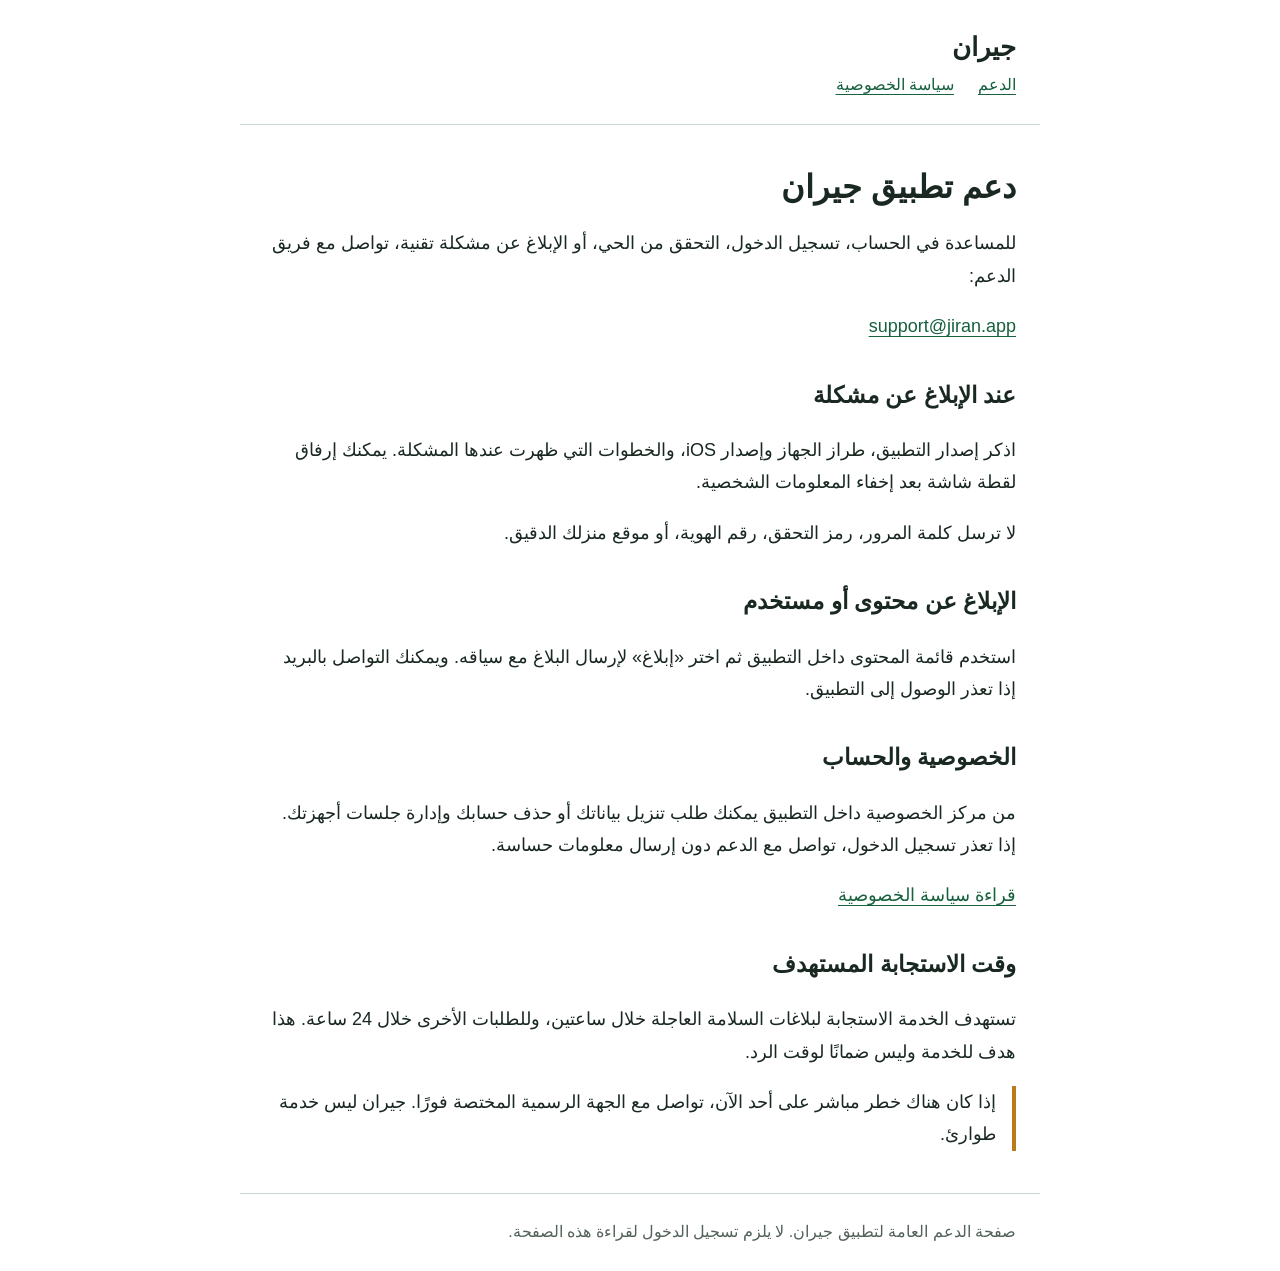
<file: index.html>
<!doctype html>
<html lang="ar" dir="rtl">
<head><meta charset="utf-8"><meta name="viewport" content="width=device-width,initial-scale=1"><meta name="description" content="الدعم والتواصل لتطبيق جيران"><title>جيران | الدعم</title><link rel="stylesheet" href="styles.css"></head>
<body>
<header><div class="brand">جيران</div><nav aria-label="التنقل"><a href="index.html" aria-current="page">الدعم</a><a href="privacy.html">سياسة الخصوصية</a></nav></header>
<main>
<h1>دعم تطبيق جيران</h1>
<p>للمساعدة في الحساب، تسجيل الدخول، التحقق من الحي، أو الإبلاغ عن مشكلة تقنية، تواصل مع فريق الدعم:</p>
<p><a href="mailto:support@jiran.app" dir="ltr">support@jiran.app</a></p>
<h2>عند الإبلاغ عن مشكلة</h2>
<p>اذكر إصدار التطبيق، طراز الجهاز وإصدار iOS، والخطوات التي ظهرت عندها المشكلة. يمكنك إرفاق لقطة شاشة بعد إخفاء المعلومات الشخصية.</p>
<p>لا ترسل كلمة المرور، رمز التحقق، رقم الهوية، أو موقع منزلك الدقيق.</p>
<h2>الإبلاغ عن محتوى أو مستخدم</h2>
<p>استخدم قائمة المحتوى داخل التطبيق ثم اختر «إبلاغ» لإرسال البلاغ مع سياقه. ويمكنك التواصل بالبريد إذا تعذر الوصول إلى التطبيق.</p>
<h2>الخصوصية والحساب</h2>
<p>من مركز الخصوصية داخل التطبيق يمكنك طلب تنزيل بياناتك أو حذف حسابك وإدارة جلسات أجهزتك. إذا تعذر تسجيل الدخول، تواصل مع الدعم دون إرسال معلومات حساسة.</p>
<p><a href="privacy.html">قراءة سياسة الخصوصية</a></p>
<h2>وقت الاستجابة المستهدف</h2>
<p>تستهدف الخدمة الاستجابة لبلاغات السلامة العاجلة خلال ساعتين، وللطلبات الأخرى خلال 24 ساعة. هذا هدف للخدمة وليس ضمانًا لوقت الرد.</p>
<p class="notice">إذا كان هناك خطر مباشر على أحد الآن، تواصل مع الجهة الرسمية المختصة فورًا. جيران ليس خدمة طوارئ.</p>
</main>
<footer>صفحة الدعم العامة لتطبيق جيران. لا يلزم تسجيل الدخول لقراءة هذه الصفحة.</footer>
</body></html>
</file>
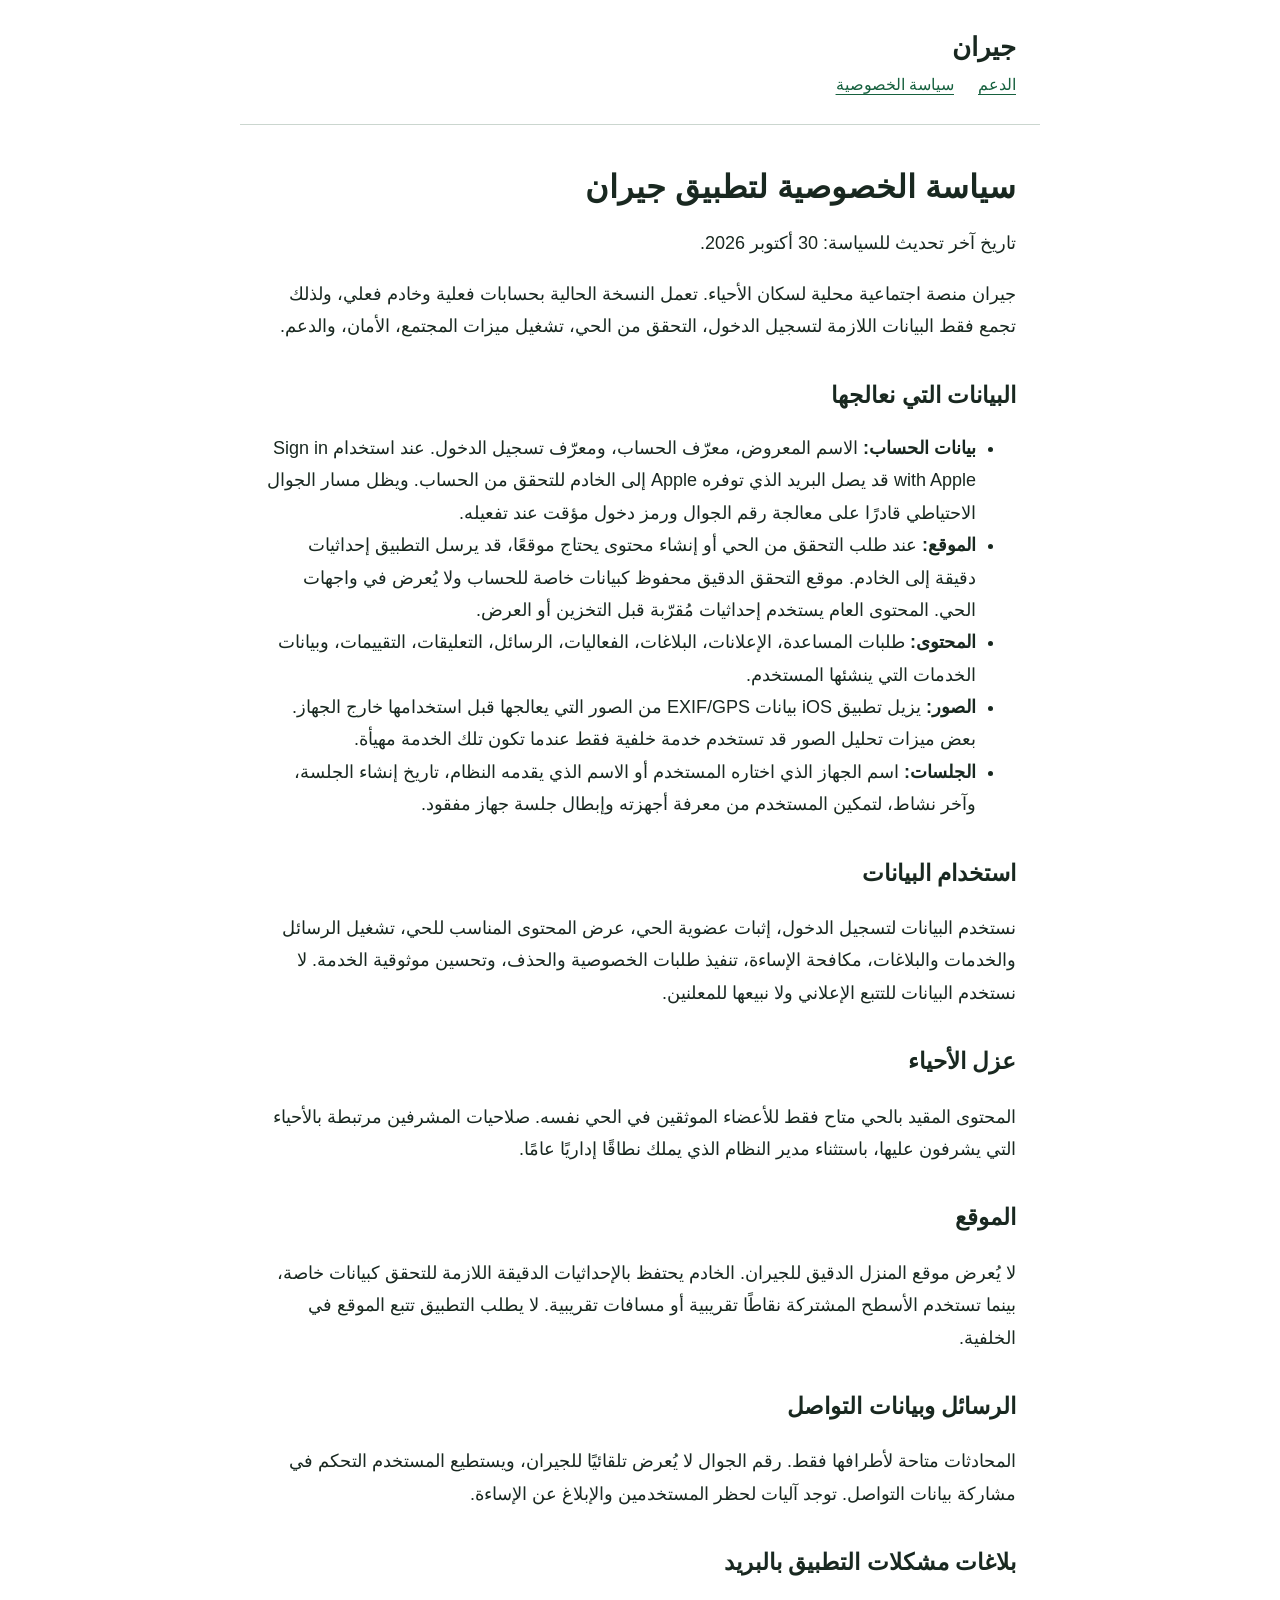
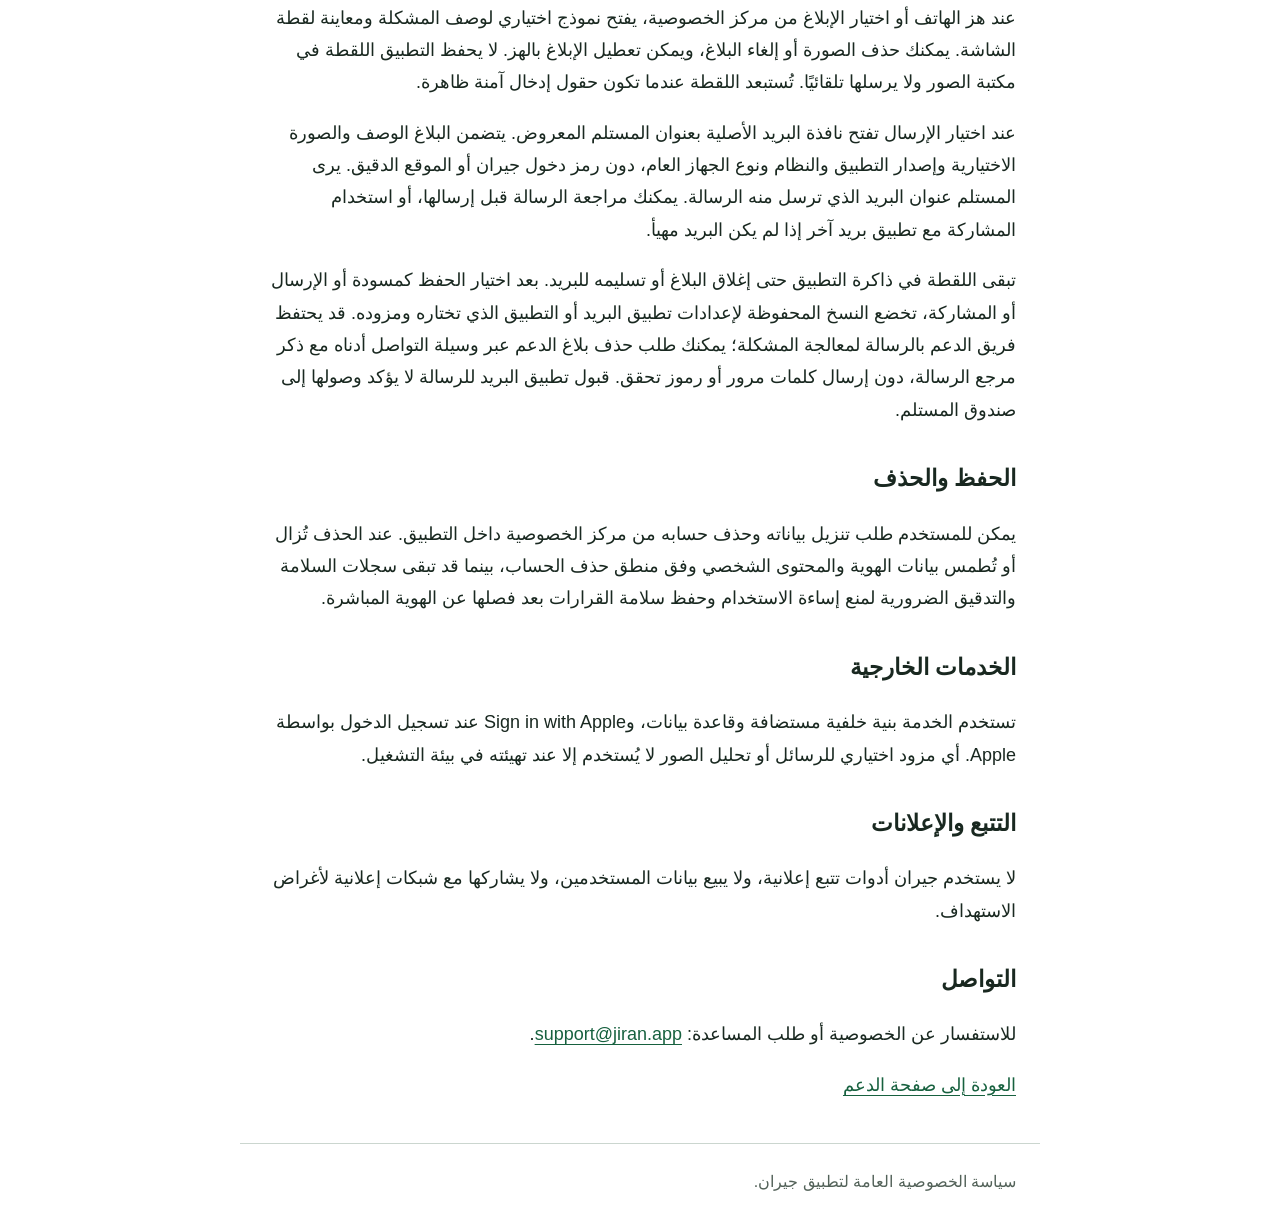
<file: privacy.html>
<!doctype html>
<html lang="ar" dir="rtl">
<head><meta charset="utf-8"><meta name="viewport" content="width=device-width,initial-scale=1"><meta name="description" content="سياسة الخصوصية لتطبيق جيران"><title>جيران | سياسة الخصوصية</title><link rel="stylesheet" href="styles.css"></head>
<body>
<header><div class="brand">جيران</div><nav aria-label="التنقل"><a href="index.html">الدعم</a><a href="privacy.html" aria-current="page">سياسة الخصوصية</a></nav></header>
<main>
<h1>سياسة الخصوصية لتطبيق جيران</h1>
<p>تاريخ آخر تحديث للسياسة: 30 أكتوبر 2026.</p>
<p>جيران منصة اجتماعية محلية لسكان الأحياء. تعمل النسخة الحالية بحسابات فعلية وخادم فعلي، ولذلك تجمع فقط البيانات اللازمة لتسجيل الدخول، التحقق من الحي، تشغيل ميزات المجتمع، الأمان، والدعم.</p>
<h2>البيانات التي نعالجها</h2>
<ul>
<li><strong>بيانات الحساب:</strong> الاسم المعروض، معرّف الحساب، ومعرّف تسجيل الدخول. عند استخدام Sign in with Apple قد يصل البريد الذي توفره Apple إلى الخادم للتحقق من الحساب. ويظل مسار الجوال الاحتياطي قادرًا على معالجة رقم الجوال ورمز دخول مؤقت عند تفعيله.</li>
<li><strong>الموقع:</strong> عند طلب التحقق من الحي أو إنشاء محتوى يحتاج موقعًا، قد يرسل التطبيق إحداثيات دقيقة إلى الخادم. موقع التحقق الدقيق محفوظ كبيانات خاصة للحساب ولا يُعرض في واجهات الحي. المحتوى العام يستخدم إحداثيات مُقرّبة قبل التخزين أو العرض.</li>
<li><strong>المحتوى:</strong> طلبات المساعدة، الإعلانات، البلاغات، الفعاليات، الرسائل، التعليقات، التقييمات، وبيانات الخدمات التي ينشئها المستخدم.</li>
<li><strong>الصور:</strong> يزيل تطبيق iOS بيانات EXIF/GPS من الصور التي يعالجها قبل استخدامها خارج الجهاز. بعض ميزات تحليل الصور قد تستخدم خدمة خلفية فقط عندما تكون تلك الخدمة مهيأة.</li>
<li><strong>الجلسات:</strong> اسم الجهاز الذي اختاره المستخدم أو الاسم الذي يقدمه النظام، تاريخ إنشاء الجلسة، وآخر نشاط، لتمكين المستخدم من معرفة أجهزته وإبطال جلسة جهاز مفقود.</li>
</ul>
<h2>استخدام البيانات</h2>
<p>نستخدم البيانات لتسجيل الدخول، إثبات عضوية الحي، عرض المحتوى المناسب للحي، تشغيل الرسائل والخدمات والبلاغات، مكافحة الإساءة، تنفيذ طلبات الخصوصية والحذف، وتحسين موثوقية الخدمة. لا نستخدم البيانات للتتبع الإعلاني ولا نبيعها للمعلنين.</p>
<h2>عزل الأحياء</h2>
<p>المحتوى المقيد بالحي متاح فقط للأعضاء الموثقين في الحي نفسه. صلاحيات المشرفين مرتبطة بالأحياء التي يشرفون عليها، باستثناء مدير النظام الذي يملك نطاقًا إداريًا عامًا.</p>
<h2>الموقع</h2>
<p>لا يُعرض موقع المنزل الدقيق للجيران. الخادم يحتفظ بالإحداثيات الدقيقة اللازمة للتحقق كبيانات خاصة، بينما تستخدم الأسطح المشتركة نقاطًا تقريبية أو مسافات تقريبية. لا يطلب التطبيق تتبع الموقع في الخلفية.</p>
<h2>الرسائل وبيانات التواصل</h2>
<p>المحادثات متاحة لأطرافها فقط. رقم الجوال لا يُعرض تلقائيًا للجيران، ويستطيع المستخدم التحكم في مشاركة بيانات التواصل. توجد آليات لحظر المستخدمين والإبلاغ عن الإساءة.</p>
<h2>بلاغات مشكلات التطبيق بالبريد</h2>
<p>عند هز الهاتف أو اختيار الإبلاغ من مركز الخصوصية، يفتح نموذج اختياري لوصف المشكلة ومعاينة لقطة الشاشة. يمكنك حذف الصورة أو إلغاء البلاغ، ويمكن تعطيل الإبلاغ بالهز. لا يحفظ التطبيق اللقطة في مكتبة الصور ولا يرسلها تلقائيًا. تُستبعد اللقطة عندما تكون حقول إدخال آمنة ظاهرة.</p>
<p>عند اختيار الإرسال تفتح نافذة البريد الأصلية بعنوان المستلم المعروض. يتضمن البلاغ الوصف والصورة الاختيارية وإصدار التطبيق والنظام ونوع الجهاز العام، دون رمز دخول جيران أو الموقع الدقيق. يرى المستلم عنوان البريد الذي ترسل منه الرسالة. يمكنك مراجعة الرسالة قبل إرسالها، أو استخدام المشاركة مع تطبيق بريد آخر إذا لم يكن البريد مهيأ.</p>
<p>تبقى اللقطة في ذاكرة التطبيق حتى إغلاق البلاغ أو تسليمه للبريد. بعد اختيار الحفظ كمسودة أو الإرسال أو المشاركة، تخضع النسخ المحفوظة لإعدادات تطبيق البريد أو التطبيق الذي تختاره ومزوده. قد يحتفظ فريق الدعم بالرسالة لمعالجة المشكلة؛ يمكنك طلب حذف بلاغ الدعم عبر وسيلة التواصل أدناه مع ذكر مرجع الرسالة، دون إرسال كلمات مرور أو رموز تحقق. قبول تطبيق البريد للرسالة لا يؤكد وصولها إلى صندوق المستلم.</p>
<h2>الحفظ والحذف</h2>
<p>يمكن للمستخدم طلب تنزيل بياناته وحذف حسابه من مركز الخصوصية داخل التطبيق. عند الحذف تُزال أو تُطمس بيانات الهوية والمحتوى الشخصي وفق منطق حذف الحساب، بينما قد تبقى سجلات السلامة والتدقيق الضرورية لمنع إساءة الاستخدام وحفظ سلامة القرارات بعد فصلها عن الهوية المباشرة.</p>
<h2>الخدمات الخارجية</h2>
<p>تستخدم الخدمة بنية خلفية مستضافة وقاعدة بيانات، وSign in with Apple عند تسجيل الدخول بواسطة Apple. أي مزود اختياري للرسائل أو تحليل الصور لا يُستخدم إلا عند تهيئته في بيئة التشغيل.</p>
<h2>التتبع والإعلانات</h2>
<p>لا يستخدم جيران أدوات تتبع إعلانية، ولا يبيع بيانات المستخدمين، ولا يشاركها مع شبكات إعلانية لأغراض الاستهداف.</p>
<h2>التواصل</h2>
<p>للاستفسار عن الخصوصية أو طلب المساعدة: <a href="mailto:support@jiran.app" dir="ltr">support@jiran.app</a>.</p>
<p><a href="index.html">العودة إلى صفحة الدعم</a></p>
</main>
<footer>سياسة الخصوصية العامة لتطبيق جيران.</footer>
</body></html>
</file>
<file: styles.css>
:root { color-scheme: light dark; font-family: -apple-system, BlinkMacSystemFont, "Segoe UI", sans-serif; line-height: 1.8; color: #192820; background: #fff; }
* { box-sizing: border-box; }
body { margin: 0; }
header, main, footer { max-width: 800px; margin-inline: auto; padding: 24px; }
header { border-bottom: 1px solid #cbd6cf; }
nav { display: flex; flex-wrap: wrap; gap: 24px; }
a { color: #17613f; text-underline-offset: 4px; overflow-wrap: anywhere; }
a:focus-visible { outline: 3px solid #bb7b16; outline-offset: 5px; }
h1 { font-size: 32px; line-height: 1.4; margin-block: 16px; }
h2 { font-size: 23px; margin-block: 32px 12px; }
p, li { font-size: 18px; }
footer { border-top: 1px solid #cbd6cf; color: #536259; }
.brand { font-size: 26px; font-weight: 700; }
.notice { border-inline-start: 4px solid #bb7b16; padding-inline-start: 16px; }
@media (prefers-color-scheme: dark) { :root { color: #e6eee8; background: #121b16; } a { color: #8bd4aa; } header, footer { border-color: #3a4d40; } footer { color: #b3c1b7; } }
@media (max-width: 480px) { header, main, footer { padding: 20px; } h1 { font-size: 28px; } }
</file>
